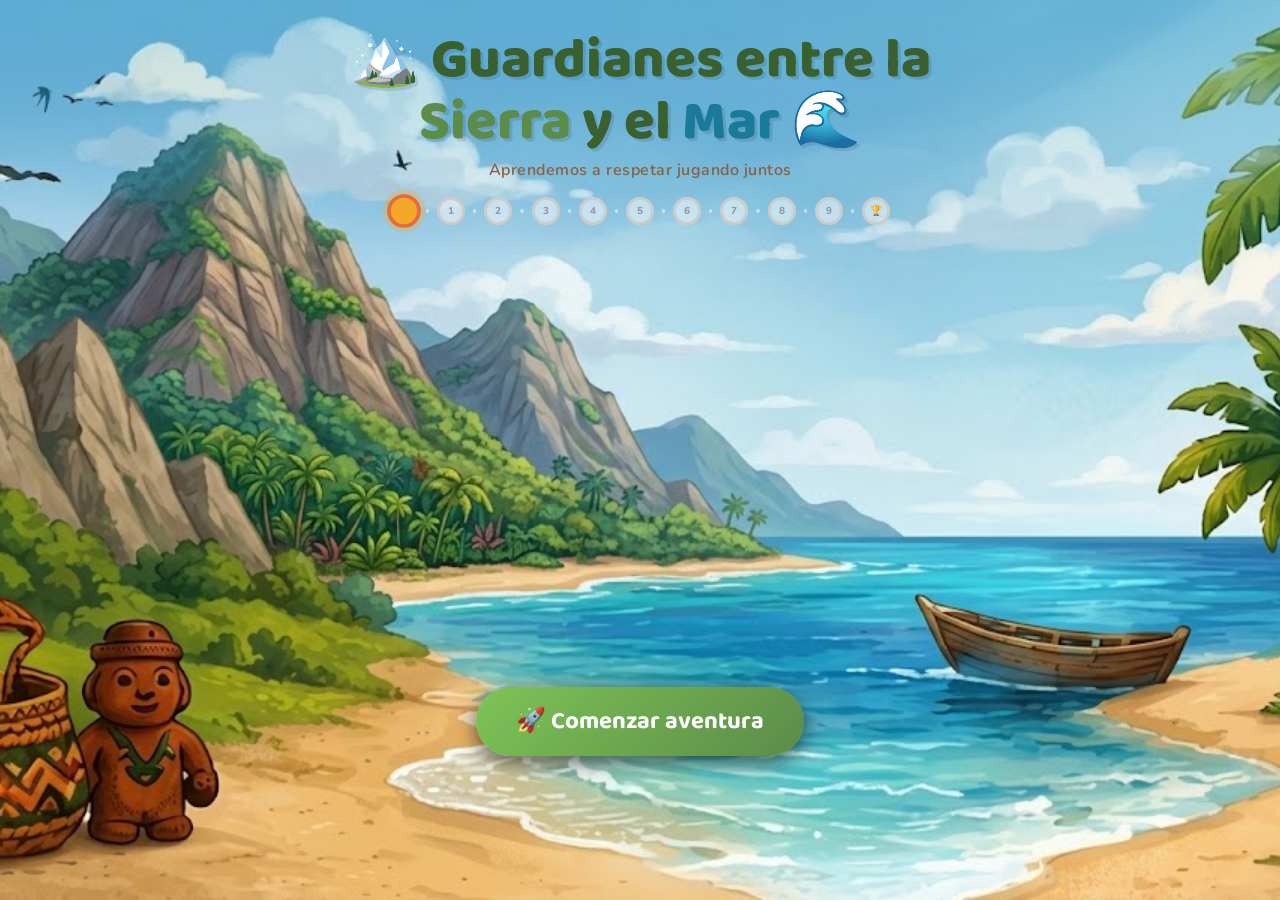
<file: Index.html>
<!DOCTYPE html>
<html lang="es">
<head>
    <meta charset="UTF-8">
    <meta name="viewport" content="width=device-width, initial-scale=1.0">
    <title>Guardianes entre la Sierra y el Mar</title>
    <link rel="stylesheet" href="styles.css">
</head>
<body>
    <div class="cloud cloud1"></div>
    <div class="cloud cloud2"></div>

    <div class="header">
        <div class="title-main">
            🏔️ Guardianes entre la<br>
            <span class="sierra">Sierra</span> y el <span class="mar">Mar</span> 🌊
        </div>
        <div class="subtitle">Aprendemos a respetar jugando juntos</div>
        <div class="progress-wrap" id="progressBar"></div>
    </div>

    <div id="game">
        <!-- PANTALLA 0 · Inicio -->
        <div class="screen active" id="s0" style="min-height: 60vh; display: flex; align-items: flex-end; justify-content: center; padding-bottom: 5vh;">
            <button class="btn btn-green" onclick="goTo(1)" style="font-size: 1.5rem; padding: 15px 40px; box-shadow: 0 6px 20px rgba(0,0,0,0.6); animation: bounce 2s infinite;">🚀 Comenzar aventura</button>
        </div>
    </div>

    <script>const currentScreen = 0;</script>
    <script src="script.js"></script>
</body>
</html>
</file>
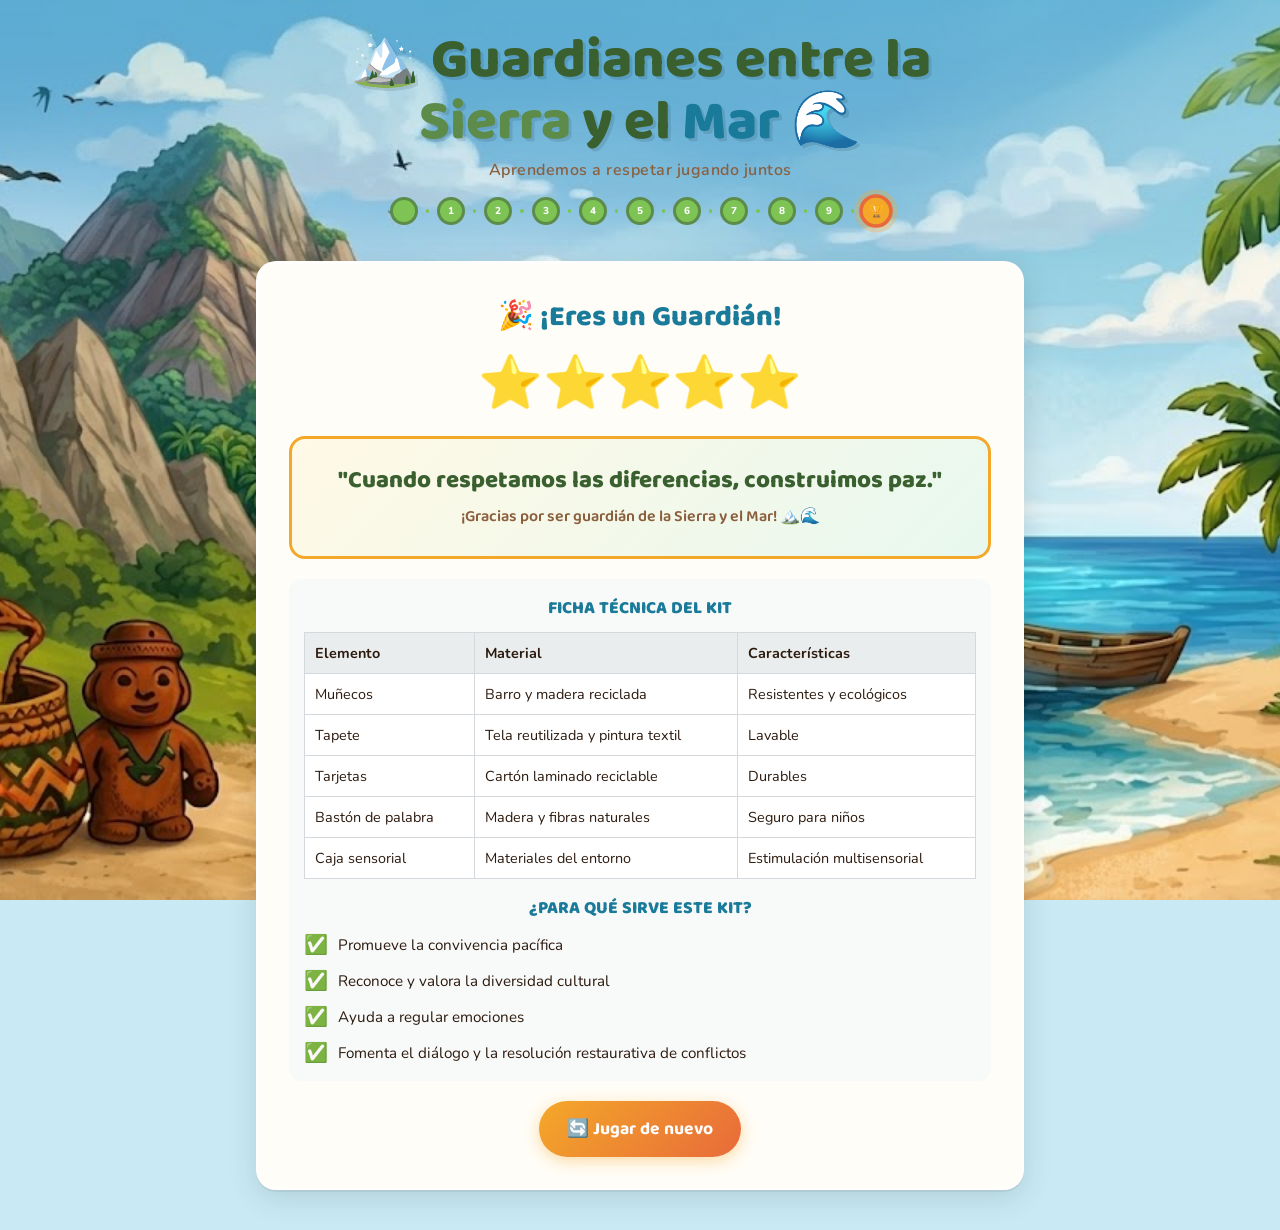
<file: pantalla10.html>
<!DOCTYPE html>
<html lang="es">
<head>
    <meta charset="UTF-8">
    <meta name="viewport" content="width=device-width, initial-scale=1.0">
    <title>Guardianes entre la Sierra y el Mar</title>
    <link rel="stylesheet" href="styles.css">
</head>
<body>
    <div class="cloud cloud1"></div>
    <div class="cloud cloud2"></div>

    <div class="header">
        <div class="title-main">
            🏔️ Guardianes entre la<br>
            <span class="sierra">Sierra</span> y el <span class="mar">Mar</span> 🌊
        </div>
        <div class="subtitle">Aprendemos a respetar jugando juntos</div>
        <div class="progress-wrap" id="progressBar"></div>
    </div>

    <div id="game">
        <div class="screen active" id="s10">
            <div class="card" style="text-align: center;">
                <div class="card-title">🎉 ¡Eres un Guardián!</div>
                <div class="stars">⭐⭐⭐⭐⭐</div>
                <div class="final-message">
                    "Cuando respetamos las diferencias, construimos paz."<br>
                    <span style="font-size:1rem;font-weight:600;color:var(--earth)">
                        ¡Gracias por ser guardián de la Sierra y el Mar! 🏔️🌊
                    </span>
                </div>

                <div class="tech-container"
                    style="text-align: left; background: #F8F9F9; padding: 15px; border-radius: 12px; margin-top: 20px;">
                    <h3 class="card-title tech-title" style="font-size: 1.1rem;">FICHA TÉCNICA DEL KIT</h3>
                    <table class="tech-table">
                        <tr>
                            <th>Elemento</th>
                            <th>Material</th>
                            <th>Características</th>
                        </tr>
                        <tr>
                            <td>Muñecos</td>
                            <td>Barro y madera reciclada</td>
                            <td>Resistentes y ecológicos</td>
                        </tr>
                        <tr>
                            <td>Tapete</td>
                            <td>Tela reutilizada y pintura textil</td>
                            <td>Lavable</td>
                        </tr>
                        <tr>
                            <td>Tarjetas</td>
                            <td>Cartón laminado reciclable</td>
                            <td>Durables</td>
                        </tr>
                        <tr>
                            <td>Bastón de palabra</td>
                            <td>Madera y fibras naturales</td>
                            <td>Seguro para niños</td>
                        </tr>
                        <tr>
                            <td>Caja sensorial</td>
                            <td>Materiales del entorno</td>
                            <td>Estimulación multisensorial</td>
                        </tr>
                    </table>

                    <h3 class="card-title" style="font-size: 1.1rem; margin-top: 15px;">¿PARA QUÉ SIRVE ESTE KIT?</h3>
                    <ul class="benefits-list">
                        <li>Promueve la convivencia pacífica</li>
                        <li>Reconoce y valora la diversidad cultural</li>
                        <li>Ayuda a regular emociones</li>
                        <li>Fomenta el diálogo y la resolución restaurativa de conflictos</li>
                    </ul>
                </div>

                <div class="btn-center" style="margin-top: 20px;">
                    <button class="btn btn-sun" onclick="restart()">🔄 Jugar de nuevo</button>
                </div>
            </div>
        </div>
    </div>

    <script>const currentScreen = 10;</script>
    <script src="script.js"></script>
</body>
</html>
</file>
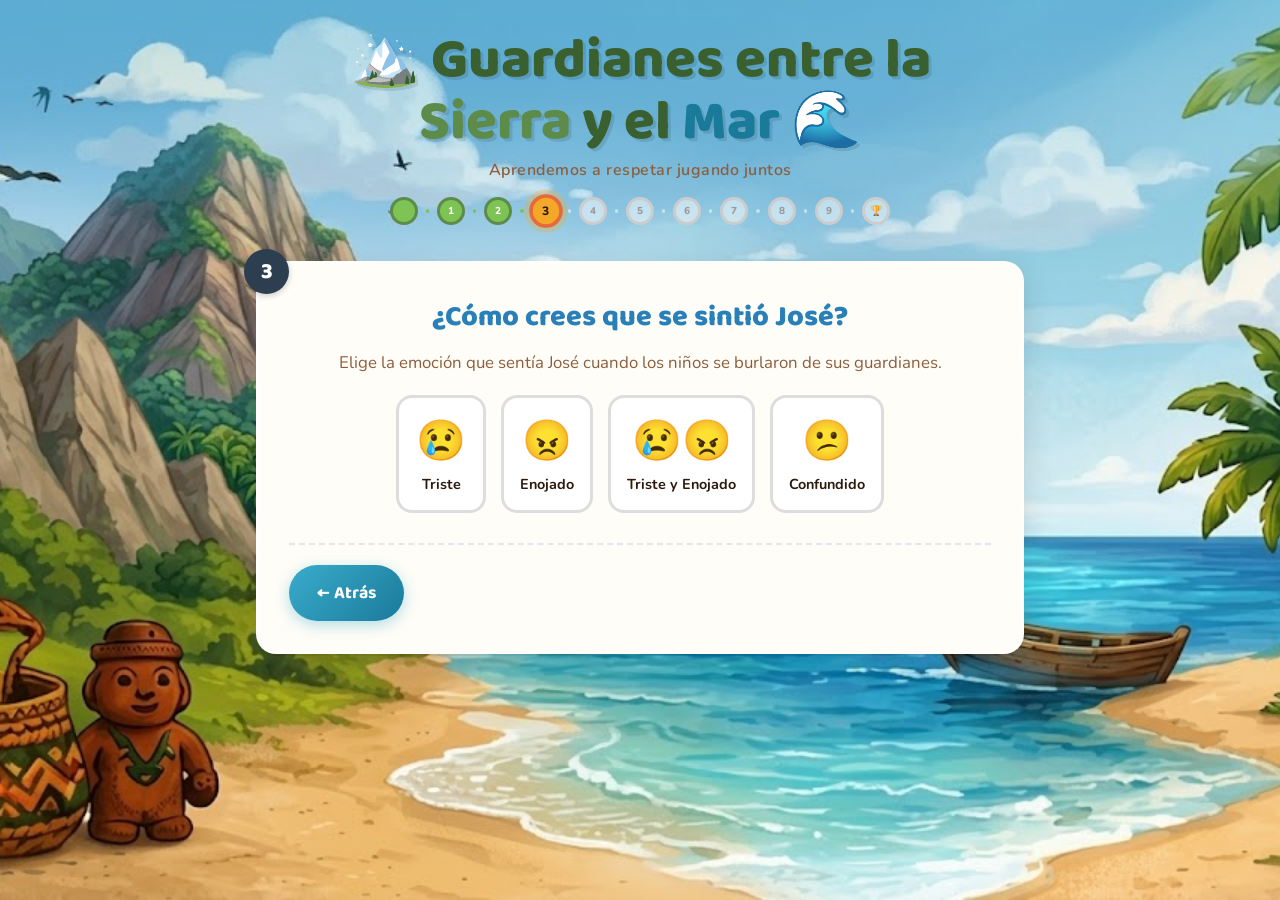
<file: pantalla3.html>
<!DOCTYPE html>
<html lang="es">
<head>
    <meta charset="UTF-8">
    <meta name="viewport" content="width=device-width, initial-scale=1.0">
    <title>Guardianes entre la Sierra y el Mar</title>
    <link rel="stylesheet" href="styles.css">
</head>
<body>
    <div class="cloud cloud1"></div>
    <div class="cloud cloud2"></div>

    <div class="header">
        <div class="title-main">
            🏔️ Guardianes entre la<br>
            <span class="sierra">Sierra</span> y el <span class="mar">Mar</span> 🌊
        </div>
        <div class="subtitle">Aprendemos a respetar jugando juntos</div>
        <div class="progress-wrap" id="progressBar"></div>
    </div>

    <div id="game">
        <div class="screen active" id="s3">
            <div class="card">
                <div class="panel-num">3</div>
                <div class="card-title blue-color">¿Cómo crees que se sintió José?</div>
                <div class="card-desc">Elige la emoción que sentía José cuando los niños se burlaron de sus guardianes.
                </div>
                <div class="emotions-grid">
                    <button class="emotion-btn" onclick="checkEmotion(this,'wrong')">
                        <span class="emotion-emoji">😢</span>
                        <div class="emotion-label">Triste</div>
                    </button>
                    <button class="emotion-btn" onclick="checkEmotion(this,'wrong')">
                        <span class="emotion-emoji">😠</span>
                        <div class="emotion-label">Enojado</div>
                    </button>
                    <button class="emotion-btn" onclick="checkEmotion(this,'correct')">
                        <span class="emotion-emoji">😢😠</span>
                        <div class="emotion-label">Triste y Enojado</div>
                    </button>
                    <button class="emotion-btn" onclick="checkEmotion(this,'wrong')">
                        <span class="emotion-emoji">😕</span>
                        <div class="emotion-label">Confundido</div>
                    </button>
                </div>
                <div class="feedback good" id="fb3good" style="display:none">
                    ✅ ¡Muy bien! José se sintió <strong>triste y enojado</strong> porque se burlaron de sus guardianes
                    especiales de la Sierra.
                </div>
                <div class="feedback bad" id="fb3bad" style="display:none">
                    ❌ Piénsalo de nuevo... ¿Cómo te sentirías tú si alguien se burlara de algo especial para ti?
                </div>
                <div class="nav-btns">
                    <button class="btn btn-primary" onclick="goTo(2)">← Atrás</button>
                    <button class="btn btn-green" id="btn3next" style="display:none" onclick="goTo(4)">Siguiente
                        →</button>
                </div>
            </div>
        </div>
    </div>

    <script>const currentScreen = 3;</script>
    <script src="script.js"></script>
</body>
</html>
</file>
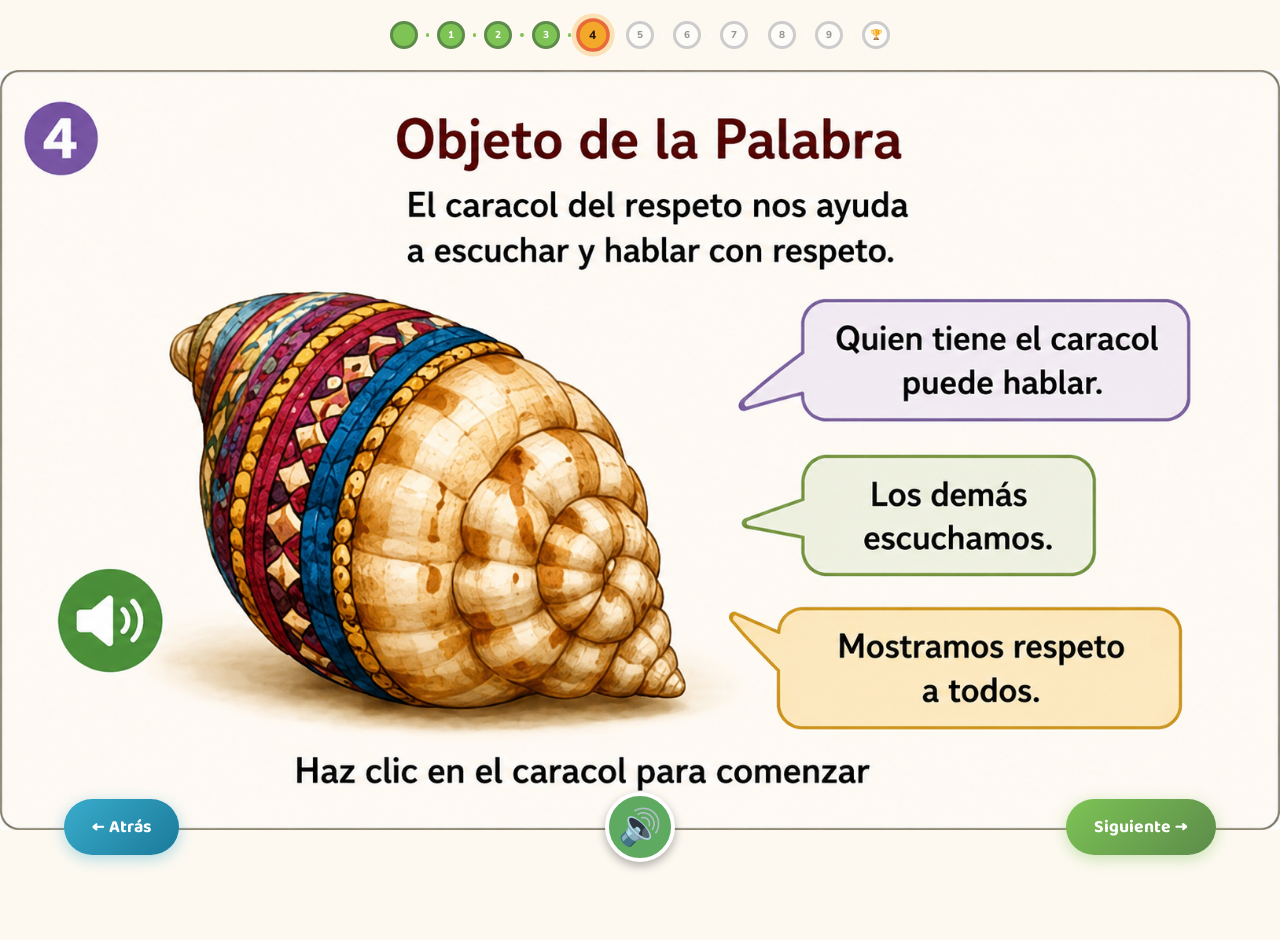
<file: pantalla4.html>
<!DOCTYPE html>
<html lang="es">

<head>
    <meta charset="UTF-8">
    <meta name="viewport" content="width=device-width, initial-scale=1.0">
    <title>Guardianes entre la Sierra y el Mar</title>
    <link rel="stylesheet" href="styles.css">
    <style>
        body {
            background-image: url('img/cuarta.jpeg') !important;
            background-size: contain;
            background-position: center center;
            background-repeat: no-repeat;
            background-color: #FDF9F1;
            margin: 0;
            height: 100vh;
            overflow: hidden;
        }

        .header {
            background: none !important;
            padding-top: 5px !important;
            position: absolute;
            top: 0;
            width: 100%;
            z-index: 10;
        }

        .p4-bottom-buttons {
            position: fixed;
            bottom: 5vh;
            left: 0;
            width: 100%;
            display: flex;
            justify-content: space-between;
            align-items: center;
            padding: 0 5vw;
            box-sizing: border-box;
            z-index: 20;
        }

        .center-audio {
            position: absolute;
            left: 50%;
            transform: translateX(-50%);
        }

        .p4-btn-audio {
            width: 70px;
            height: 70px;
            border-radius: 50%;
            background-color: #5EAA61;
            color: white;
            border: 4px solid white;
            display: flex;
            align-items: center;
            justify-content: center;
            font-size: 2.2rem;
            cursor: pointer;
            box-shadow: 0 4px 10px rgba(0,0,0,0.3);
            transition: transform 0.2s;
        }

        .p4-btn-audio:active {
            transform: scale(0.95);
        }
    </style>
</head>

<body>
    <div class="cloud cloud1"></div>
    <div class="cloud cloud2"></div>

    <div class="header">


        <div class="progress-wrap" id="progressBar"></div>
    </div>



    <div id="game">
        <div class="screen active" id="s4">
            <div class="p4-bottom-buttons">
                <button class="btn btn-primary" onclick="goTo(3)">← Atrás</button>
                <div class="p4-btn-audio center-audio" onclick="toggleAudio()">🔊</div>
                <button class="btn btn-green" onclick="goTo(5)">Siguiente →</button>
            </div>
        </div>
    </div>

    <script>
        const currentScreen = 4;
        const screenAudio = new Audio('audio/audio3.mp3');
        
        function toggleAudio() {
            if (screenAudio.paused) {
                screenAudio.play();
            } else {
                screenAudio.pause();
            }
        }
    </script>
    <script src="script.js"></script>
</body>

</html>
</file>
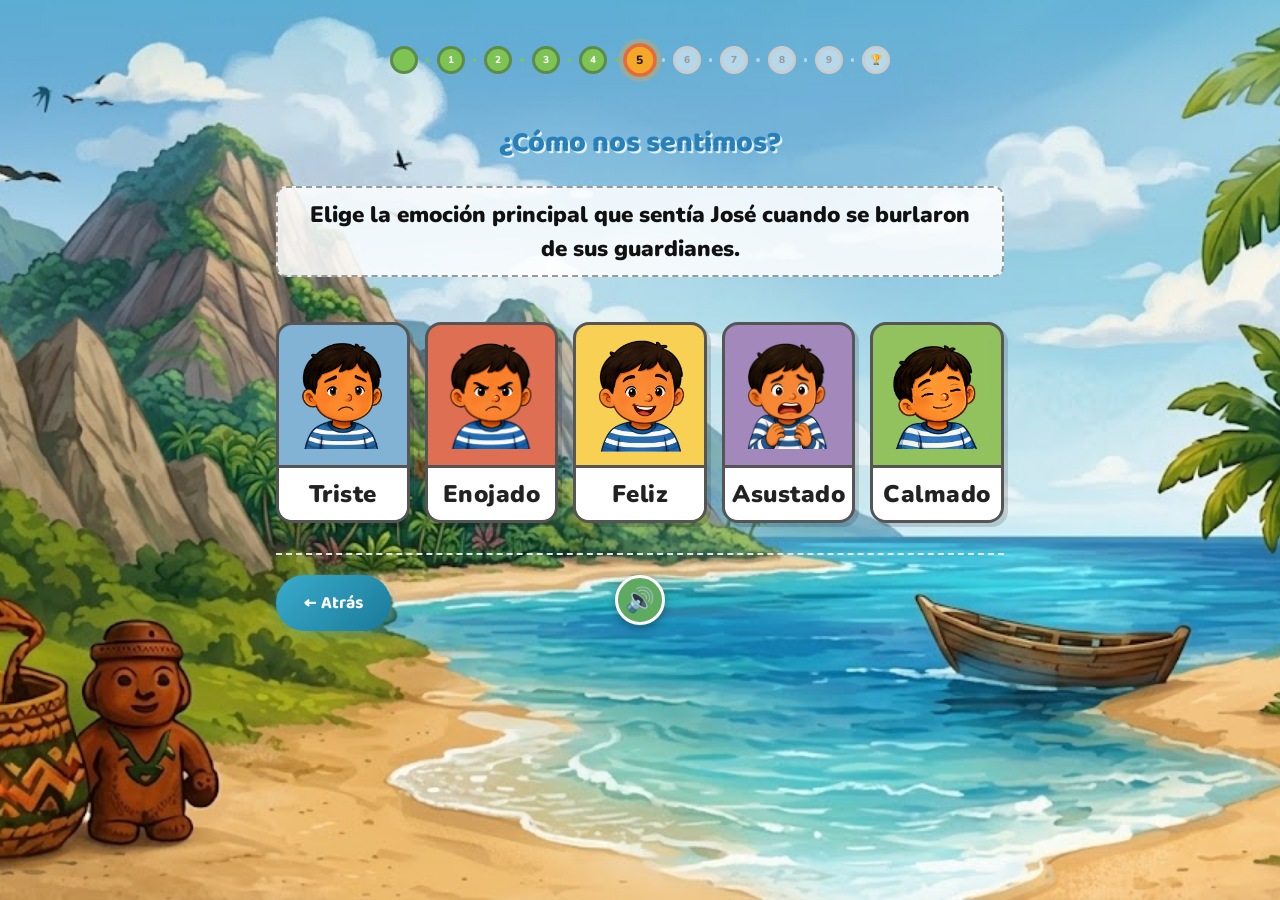
<file: pantalla5.html>
<!DOCTYPE html>
<html lang="es">

<head>
    <meta charset="UTF-8">
    <meta name="viewport" content="width=device-width, initial-scale=1.0">
    <title>Guardianes entre la Sierra y el Mar</title>
    <link rel="stylesheet" href="styles.css">
    <style>
        .emotion-btn {
            background: white;
            border: 3px solid #555 !important;
            border-radius: 16px !important;
            padding: 0 !important;
            cursor: pointer;
            text-align: center;
            transition: all 0.2s;
            width: 150px;
            min-width: unset !important;
            overflow: hidden;
            display: flex;
            flex-direction: column;
            box-shadow: 4px 4px 0px rgba(0, 0, 0, 0.15);
        }

        .btn-triste {
            background-color: #82B3D4 !important;
        }

        .btn-enojado {
            background-color: #DE6F53 !important;
        }

        .btn-feliz {
            background-color: #F8D054 !important;
        }

        .btn-asustado {
            background-color: #A388BB !important;
        }

        .btn-calmado {
            background-color: #92C25D !important;
        }

        .emotion-img-box {
            width: 100%;
            height: 140px;
            margin: 0;
            display: flex;
            align-items: flex-end;
            justify-content: center;
            overflow: hidden;
            padding: 10px;
            box-sizing: border-box;
        }

        .emotion-img-box img {
            width: 100%;
            height: 100%;
            object-fit: contain;
            border-radius: 0;
        }

        .emotion-label {
            background-color: white;
            width: 100%;
            padding: 10px 0;
            font-size: 1.5rem;
            font-weight: 900;
            color: #222 !important;
            border-top: 3px solid #555;
            font-family: 'Nunito', sans-serif;
            margin: 0;
            text-align: center;
            letter-spacing: 0.5px;
        }

        .p5-btn-audio {
            width: 50px;
            height: 50px;
            border-radius: 50%;
            background-color: #5EAA61;
            color: white;
            border: 3px solid white;
            display: flex;
            align-items: center;
            justify-content: center;
            font-size: 1.5rem;
            cursor: pointer;
            box-shadow: 0 4px 10px rgba(0, 0, 0, 0.3);
            transition: transform 0.2s;
            position: absolute;
            left: 50%;
            transform: translateX(-50%);
        }

        .p5-btn-audio:active {
            transform: translateX(-50%) scale(0.95);
        }

        .card {
            background: transparent !important;
            border: none !important;
            box-shadow: none !important;
            padding: 10px 20px !important;
        }

        .card-title {
            text-shadow: 2px 2px 0px rgba(255, 255, 255, 0.8);
        }

        .card-desc {
            font-weight: 900;
            font-size: 1.4rem;
            color: #111;
            background: rgba(255, 255, 255, 0.85);
            padding: 10px 20px;
            border-radius: 10px;
            display: inline-block;
            margin: 10px auto 25px;
            border: 2px dashed #999;
        }

        .emotions-grid {
            flex-wrap: nowrap !important;
            gap: 15px;
            justify-content: center;
        }

    </style>
</head>

<body>
    <div class="cloud cloud1"></div>
    <div class="cloud cloud2"></div>

    <div class="header">
        <div class="progress-wrap" id="progressBar"></div>
    </div>

    <div id="game">
        <div class="screen active" id="s5">
            <div class="card">
                <div class="card-title blue-color">¿Cómo nos sentimos?</div>
                <div class="card-desc">Elige la emoción principal que sentía José cuando se burlaron de sus guardianes.
                </div>
                <div class="emotions-grid">
                    <button class="emotion-btn btn-triste" onclick="checkEmotion2(this,'correct')">
                        <div class="emotion-img-box">
                            <img src="img/triste.png" alt="Triste" onerror="this.style.display='none'">
                        </div>
                        <div class="emotion-label">Triste</div>
                    </button>
                    <button class="emotion-btn btn-enojado" onclick="checkEmotion2(this,'wrong')">
                        <div class="emotion-img-box">
                            <img src="img/enojado.png" alt="Enojado" onerror="this.style.display='none'">
                        </div>
                        <div class="emotion-label">Enojado</div>
                    </button>
                    <button class="emotion-btn btn-feliz" onclick="checkEmotion2(this,'wrong')">
                        <div class="emotion-img-box">
                            <img src="img/feliz.png" alt="Feliz" onerror="this.style.display='none'">
                        </div>
                        <div class="emotion-label">Feliz</div>
                    </button>
                    <button class="emotion-btn btn-asustado" onclick="checkEmotion2(this,'wrong')">
                        <div class="emotion-img-box">
                            <img src="img/asustado.png" alt="Asustado" onerror="this.style.display='none'">
                        </div>
                        <div class="emotion-label">Asustado</div>
                    </button>
                    <button class="emotion-btn btn-calmado" onclick="checkEmotion2(this,'wrong')">
                        <div class="emotion-img-box">
                            <img src="img/calmado.png" alt="Calmado" onerror="this.style.display='none'">
                        </div>
                        <div class="emotion-label">Calmado</div>
                    </button>
                </div>
                <div class="feedback good" id="fb5good" style="display:none">
                    ✅ ¡Correcto! José se sintió <strong>triste</strong> porque se burlaron de sus guardianes.
                    Es importante reconocer las emociones de los demás.
                </div>
                <div class="feedback bad" id="fb5bad" style="display:none">
                    ❌ ¡Inténtalo de nuevo! José se sintió triste porque algo muy especial para él fue rechazado.
                </div>
                <div class="nav-btns" style="position: relative;">
                    <button class="btn btn-primary" onclick="goTo(4)">← Atrás</button>
                    <div class="p5-btn-audio" onclick="toggleAudio()">🔊</div>
                    <button class="btn btn-green" id="btn5next" style="display:none" onclick="goTo(6)">Siguiente
                        →</button>
                </div>
            </div>
        </div>
    </div>

    <script>
        const currentScreen = 5;
        const screenAudio = new Audio('audio/audio4.mp3');
        function toggleAudio() {
            if (screenAudio.paused) {
                screenAudio.play();
            } else {
                screenAudio.pause();
            }
        }
    </script>
    <script src="script.js"></script>
</body>

</html>
</file>
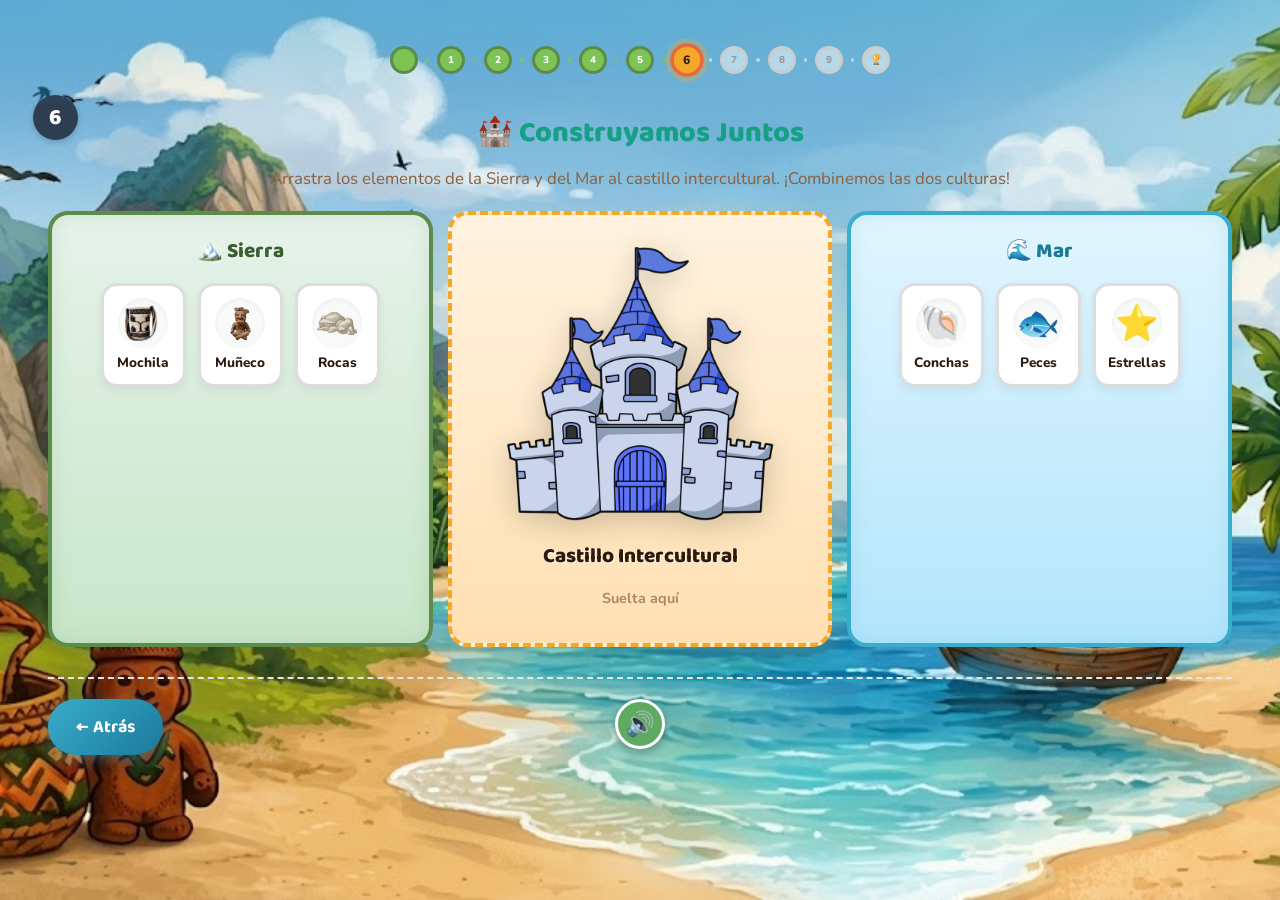
<file: pantalla6.html>
<!DOCTYPE html>
<html lang="es">

<head>
    <meta charset="UTF-8">
    <meta name="viewport" content="width=device-width, initial-scale=1.0">
    <title>Guardianes entre la Sierra y el Mar</title>
    <link rel="stylesheet" href="styles.css">
</head>

<body>
    <div class="cloud cloud1"></div>
    <div class="cloud cloud2"></div>

    <div class="header">
        <div class="progress-wrap" id="progressBar"></div>
    </div>

    <div id="game" style="max-width: 95%; margin: 0 auto;">
        <div class="screen active" id="s6">
            <div class="card" style="background: transparent; border: none; box-shadow: none; padding: 0;">
                <div class="panel-num">6</div>
                <div class="card-title teal-color">🏰 Construyamos Juntos</div>
                <div class="card-desc">Arrastra los elementos de la Sierra y del Mar al castillo intercultural.
                    ¡Combinemos las dos culturas!</div>
                <div class="drag-layout-row">
                    <!-- Sierra -->
                    <div class="drag-zone sierra side-zone" id="zone-sierra" ondragover="dragOver(event)"
                        ondrop="dropItem(event,'sierra')">
                        <div class="drag-zone-title" style="color:var(--mountain-dark)">🏔️ Sierra</div>
                        <div class="drag-items" id="items-sierra">
                            <div class="drag-item" draggable="true" ondragstart="dragStart(event)" data-zone="sierra">
                                <div class="item-icon"><img src="img/mochila.png" alt="Mochila"></div>
                                <span>Mochila</span>
                            </div>
                            <div class="drag-item" draggable="true" ondragstart="dragStart(event)" data-zone="sierra">
                                <div class="item-icon"><img src="img/muñeco.png" alt="Muñeco"></div><span>Muñeco</span>
                            </div>
                            <div class="drag-item" draggable="true" ondragstart="dragStart(event)" data-zone="sierra">
                                <div class="item-icon"><img src="img/rocas.png" alt="Rocas"></div><span>Rocas</span>
                            </div>
                        </div>
                    </div>

                    <!-- Castillo (Centro) -->
                    <div class="drag-zone castle center-zone" id="zone-castle" ondragover="dragOver(event)"
                        ondrop="dropItem(event,'castle')">
                        <img src="img/castillo.png" alt="Castillo" class="castle-img">
                        <div class="drag-zone-title" style="color:var(--dark)">Castillo Intercultural</div>
                        <p class="castle-hint">Suelta aquí</p>
                        <div class="drag-items" id="items-castle"></div>
                    </div>

                    <!-- Mar -->
                    <div class="drag-zone mar side-zone" id="zone-mar" ondragover="dragOver(event)"
                        ondrop="dropItem(event,'mar')">
                        <div class="drag-zone-title" style="color:var(--ocean-dark)">🌊 Mar</div>
                        <div class="drag-items" id="items-mar">
                            <div class="drag-item" draggable="true" ondragstart="dragStart(event)" data-zone="mar">
                                <div class="item-icon">🐚</div><span>Conchas</span>
                            </div>
                            <div class="drag-item" draggable="true" ondragstart="dragStart(event)" data-zone="mar">
                                <div class="item-icon">🐟</div><span>Peces</span>
                            </div>
                            <div class="drag-item" draggable="true" ondragstart="dragStart(event)" data-zone="mar">
                                <div class="item-icon">⭐</div><span>Estrellas</span>
                            </div>
                        </div>
                    </div>
                </div>
                <div class="feedback good" id="fb6" style="display:none">
                    🏰 ¡Fantástico! Al unir elementos de ambas culturas creamos algo más hermoso.
                    <strong>¡Así somos más fuertes juntos!</strong>
                </div>
                <div class="nav-btns">
                    <button class="btn btn-primary" onclick="goTo(5)">← Atrás</button>
                    <div class="btn-audio" onclick="toggleAudio()">🔊</div>
                    <button class="btn btn-green" id="btn6next" style="display:none" onclick="goTo(7)">Siguiente
                        →</button>
                </div>
            </div>
        </div>
    </div>

    <script>
        const currentScreen = 6;
        const screenAudio = new Audio('audio/audio6.mp3'); // Audio de la pantalla
        function toggleAudio() {
            if (screenAudio.paused) {
                screenAudio.play();
            } else {
                screenAudio.pause();
            }
        }
    </script>
    <script src="script.js"></script>
</body>

</html>
</file>
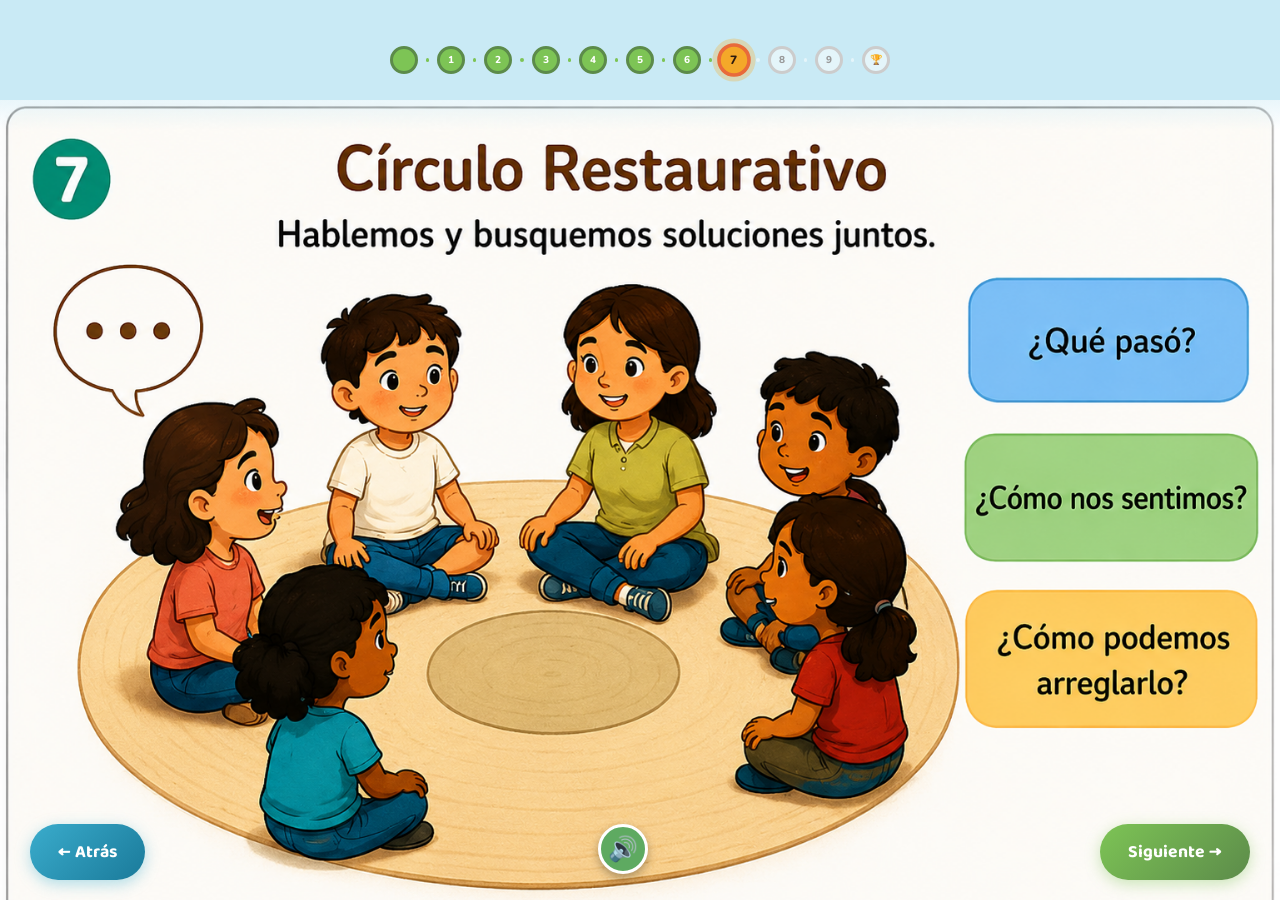
<file: pantalla7.html>
<!DOCTYPE html>
<html lang="es">

<head>
    <meta charset="UTF-8">
    <meta name="viewport" content="width=device-width, initial-scale=1.0">
    <title>Guardianes entre la Sierra y el Mar</title>
    <link rel="stylesheet" href="styles.css">
    <style>
        body {
            background-image: url('img/quinta.png') !important;
            background-size: contain !important;
            background-repeat: no-repeat !important;
            background-position: center 100px !important;
        }

        .header {
            background: linear-gradient(180deg, rgba(201, 234, 245, 1) 40%, rgba(201, 234, 245, 0) 100%) !important;
            padding-bottom: 40px !important;
        }
    </style>
</head>

<body>
    <div class="cloud cloud1"></div>
    <div class="cloud cloud2"></div>

    <div class="header">
        <div class="progress-wrap" id="progressBar"></div>
    </div>

    <div id="game">
        <div class="nav-btns"
            style="position: fixed; bottom: 20px; width: calc(100% - 60px); left: 30px; border-top: none;">
            <button class="btn btn-primary" onclick="goTo(6)">← Atrás</button>
            <div class="btn-audio" onclick="toggleAudio()" style="position: static; transform: none;">🔊</div>
            <button class="btn btn-green" onclick="goTo(8)">Siguiente →</button>
        </div>



        <script>
            const currentScreen = 7;
            const screenAudio = new Audio('audio/audio8.mp3'); // Cambia este archivo al audio correcto
            function toggleAudio() {
                if (screenAudio.paused) {
                    screenAudio.play();
                } else {
                    screenAudio.pause();
                }
            }
        </script>
        <script src="script.js"></script>
</body>

</html>
</file>
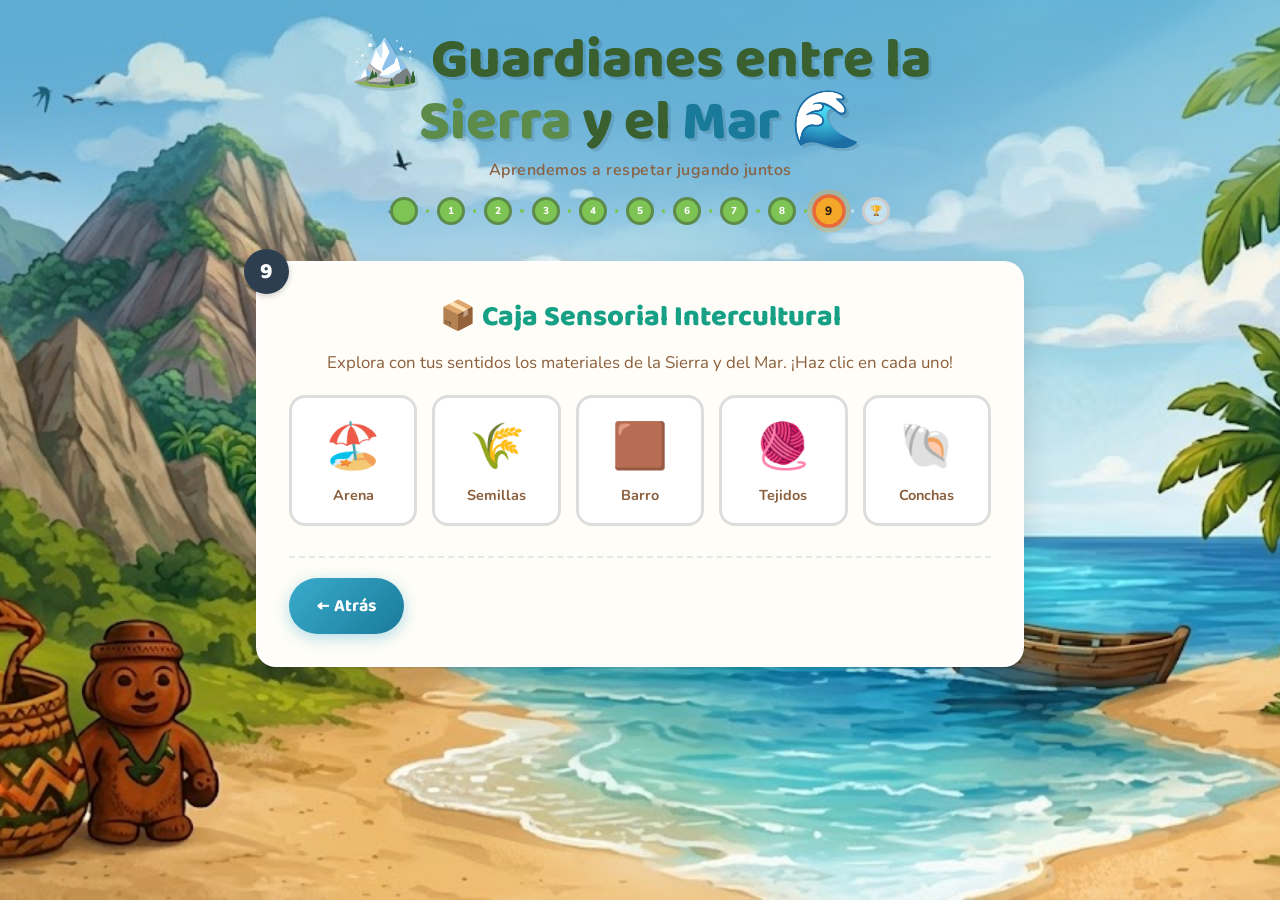
<file: pantalla9.html>
<!DOCTYPE html>
<html lang="es">
<head>
    <meta charset="UTF-8">
    <meta name="viewport" content="width=device-width, initial-scale=1.0">
    <title>Guardianes entre la Sierra y el Mar</title>
    <link rel="stylesheet" href="styles.css">
</head>
<body>
    <div class="cloud cloud1"></div>
    <div class="cloud cloud2"></div>

    <div class="header">
        <div class="title-main">
            🏔️ Guardianes entre la<br>
            <span class="sierra">Sierra</span> y el <span class="mar">Mar</span> 🌊
        </div>
        <div class="subtitle">Aprendemos a respetar jugando juntos</div>
        <div class="progress-wrap" id="progressBar"></div>
    </div>

    <div id="game">
        <div class="screen active" id="s9">
            <div class="card">
                <div class="panel-num">9</div>
                <div class="card-title teal-color">📦 Caja Sensorial Intercultural</div>
                <div class="card-desc">Explora con tus sentidos los materiales de la Sierra y del Mar. ¡Haz clic en cada
                    uno!</div>
                <div class="sensory-grid">
                    <div class="sensory-item" onclick="exploreSensory(this)">
                        <div class="sensory-emoji">🏖️</div>
                        <div class="sensory-name">Arena</div>
                        <div class="sensory-desc">Suave y tibia. Color dorado. ¡Puedes hacer castillos!</div>
                    </div>
                    <div class="sensory-item" onclick="exploreSensory(this)">
                        <div class="sensory-emoji">🌾</div>
                        <div class="sensory-name">Semillas</div>
                        <div class="sensory-desc">Pequeñas y duras. Muchos colores. Vienen de la tierra.</div>
                    </div>
                    <div class="sensory-item" onclick="exploreSensory(this)">
                        <div class="sensory-emoji">🟫</div>
                        <div class="sensory-name">Barro</div>
                        <div class="sensory-desc">Frío y moldeable. Huele a tierra. Con él se hacen los guardianes.
                        </div>
                    </div>
                    <div class="sensory-item" onclick="exploreSensory(this)">
                        <div class="sensory-emoji">🧶</div>
                        <div class="sensory-name">Tejidos</div>
                        <div class="sensory-desc">Suaves y coloridos. Con patrones especiales de la Sierra.</div>
                    </div>
                    <div class="sensory-item" onclick="exploreSensory(this)">
                        <div class="sensory-emoji">🐚</div>
                        <div class="sensory-name">Conchas</div>
                        <div class="sensory-desc">Lisas y brillantes. Guardan el sonido del mar dentro.</div>
                    </div>
                </div>
                <div class="feedback good" id="fb9" style="display:none">
                    🌈 ¡Bien explorado! ¿Ves qué bonitos son los materiales de ambas culturas?
                    <strong>¡Cada textura y color cuenta una historia!</strong>
                </div>
                <div class="nav-btns">
                    <button class="btn btn-primary" onclick="goTo(8)">← Atrás</button>
                    <button class="btn btn-green" id="btn9next" style="display:none" onclick="goTo(10)">¡Finalizar!
                        🎉</button>
                </div>
            </div>
        </div>
    </div>

    <script>const currentScreen = 9;</script>
    <script src="script.js"></script>
</body>
</html>
</file>
<file: styles.css>
@import url('https://fonts.googleapis.com/css2?family=Baloo+2:wght@400;600;700;800&family=Nunito:wght@400;600;700;800&display=swap');

:root {
    --sand: #F5E6C8;
    --ocean: #3AACCC;
    --ocean-dark: #1A7A9A;
    --mountain: #5C8B4A;
    --mountain-dark: #3A6030;
    --sun: #F4A829;
    --coral: #E86A3A;
    --earth: #8B5E3C;
    --sky: #C9EAF5;
    --leaf: #7DC455;
    --white: #FFFDF7;
    --dark: #2C1A0E;
    --purple: #9B59B6;
    --pink: #E84393;
    --radius: 20px;
    --teal: #16A085;
    --orange: #D35400;
}

* {
    box-sizing: border-box;
    margin: 0;
    padding: 0;
}

body {
    font-family: 'Nunito', sans-serif;
    background-color: #C9EAF5;
    background-image: url('img/inicio.jpeg');
    background-size: cover;
    background-position: center;
    background-attachment: fixed;
    min-height: 100vh;
    color: var(--dark);
    overflow-x: hidden;
}

#startCard {
    background: rgba(255, 255, 255, 0.85);
    backdrop-filter: blur(5px);
}

/* ── CLOUDS ── */
.cloud {
    position: fixed;
    background: white;
    border-radius: 50px;
    opacity: 0.7;
    pointer-events: none;
    z-index: 0;
}

.cloud::before,
.cloud::after {
    content: '';
    position: absolute;
    background: white;
    border-radius: 50%;
}

.cloud1 {
    width: 120px;
    height: 40px;
    top: 8%;
    left: -130px;
    animation: floatCloud 18s linear infinite;
}

.cloud1::before {
    width: 60px;
    height: 60px;
    top: -30px;
    left: 15px;
}

.cloud1::after {
    width: 40px;
    height: 40px;
    top: -20px;
    left: 55px;
}

.cloud2 {
    width: 90px;
    height: 30px;
    top: 15%;
    left: -100px;
    animation: floatCloud 24s linear infinite 8s;
}

.cloud2::before {
    width: 45px;
    height: 45px;
    top: -22px;
    left: 10px;
}

.cloud2::after {
    width: 30px;
    height: 30px;
    top: -15px;
    left: 40px;
}

@keyframes floatCloud {
    from {
        left: -150px;
    }

    to {
        left: 110%;
    }
}

/* ── HEADER ── */
.header {
    position: relative;
    z-index: 10;
    text-align: center;
    padding: 30px 20px 20px;
    background: linear-gradient(180deg, rgba(58, 172, 204, 0.3) 0%, transparent 100%);
}

.title-main {
    font-family: 'Baloo 2', cursive;
    font-size: clamp(2rem, 6vw, 3.5rem);
    font-weight: 800;
    line-height: 1.1;
    color: var(--mountain-dark);
    text-shadow: 3px 3px 0px rgba(0, 0, 0, 0.1);
}

.title-main span.sierra {
    color: var(--mountain);
}

.title-main span.mar {
    color: var(--ocean-dark);
}

.subtitle {
    font-size: 1rem;
    color: var(--earth);
    margin-top: 6px;
    font-weight: 600;
    letter-spacing: 0.5px;
}

/* ── PROGRESS BAR ── */
.progress-wrap {
    display: flex;
    align-items: center;
    justify-content: center;
    gap: 8px;
    margin: 16px auto;
    max-width: 500px;
}

.progress-dot {
    width: 28px;
    height: 28px;
    border-radius: 50%;
    background: rgba(255, 255, 255, 0.5);
    border: 3px solid #ccc;
    display: flex;
    align-items: center;
    justify-content: center;
    font-size: 10px;
    font-weight: 800;
    color: #999;
    transition: all 0.4s;
    cursor: default;
}

.progress-dot.done {
    background: var(--leaf);
    border-color: var(--mountain);
    color: white;
}

.progress-dot.active {
    background: var(--sun);
    border-color: var(--coral);
    color: var(--dark);
    transform: scale(1.2);
    box-shadow: 0 0 0 4px rgba(244, 168, 41, 0.3);
}

.progress-line {
    flex: 1;
    height: 4px;
    background: rgba(255, 255, 255, 0.5);
    border-radius: 2px;
    max-width: 30px;
}

.progress-line.done {
    background: var(--leaf);
}

/* ── GAME CONTAINER ── */
#game {
    max-width: 800px;
    margin: 0 auto 40px;
    padding: 0 16px;
    position: relative;
    z-index: 5;
}

.screen {
    display: none;
    animation: fadeSlide 0.5s ease;
}

.screen.active {
    display: block;
}

@keyframes fadeSlide {
    from {
        opacity: 0;
        transform: translateY(20px);
    }

    to {
        opacity: 1;
        transform: translateY(0);
    }
}

/* ── CARD ── */
.card {
    background: var(--white);
    border-radius: var(--radius);
    padding: 30px;
    box-shadow: 0 8px 30px rgba(0, 0, 0, 0.12), 0 2px 0px rgba(0, 0, 0, 0.05);
    border: 3px solid rgba(255, 255, 255, 0.8);
    position: relative;
}

.card-title {
    font-family: 'Baloo 2', cursive;
    font-size: 1.8rem;
    font-weight: 800;
    color: var(--ocean-dark);
    margin-bottom: 10px;
    text-align: center;
}

.card-desc {
    text-align: center;
    color: var(--earth);
    font-size: 1.05rem;
    margin-bottom: 20px;
    line-height: 1.5;
}

/* ── NEW VISUAL STYLES ── */
.panel-num {
    position: absolute;
    top: -15px;
    left: -15px;
    background: #2C3E50;
    color: white;
    width: 45px;
    height: 45px;
    border-radius: 50%;
    display: flex;
    align-items: center;
    justify-content: center;
    font-weight: 800;
    font-size: 1.4rem;
    z-index: 10;
    box-shadow: 0 2px 6px rgba(0, 0, 0, 0.2);
    font-family: 'Baloo 2', cursive;
}

.earth-color {
    color: var(--earth);
}

.purple-color {
    color: var(--purple);
}

.blue-color {
    color: #2980B9;
}

.teal-color {
    color: var(--teal);
}

.orange-color {
    color: var(--orange);
}

/* ── CHARACTERS ── */
.characters {
    display: flex;
    gap: 20px;
    justify-content: center;
    margin: 20px 0;
    flex-wrap: wrap;
}

.character-card {
    background: linear-gradient(135deg, #FFF9F0, #F5E6C8);
    border: 3px solid var(--sun);
    border-radius: 16px;
    padding: 20px;
    text-align: center;
    flex: 1;
    min-width: 140px;
    max-width: 220px;
    transition: transform 0.2s;
}

.character-card:hover {
    transform: translateY(-4px);
}

.char-emoji {
    font-size: 3.5rem;
    display: block;
    margin-bottom: 8px;
}

.char-name {
    font-family: 'Baloo 2', cursive;
    font-weight: 700;
    font-size: 1.2rem;
    color: var(--earth);
}

.char-desc {
    font-size: 0.85rem;
    color: #666;
    margin-top: 4px;
}

/* ── STORY BOX & SCENES ── */
.story-box {
    background: linear-gradient(135deg, #EBF8FF, #F0FFF4);
    border: 2px dashed var(--ocean);
    border-radius: 16px;
    padding: 20px;
    margin: 16px 0;
    font-size: 1.05rem;
    line-height: 1.7;
    color: var(--dark);
}

.scene-strip {
    display: flex;
    gap: 10px;
    margin-bottom: 20px;
    flex-wrap: wrap;
}

.scene-panel {
    border: 2px solid #E5E8E8;
    border-radius: 12px;
    padding: 15px 10px;
    font-size: 0.85rem;
    text-align: center;
    flex: 1;
    min-width: 120px;
    position: relative;
    background: #FAFAFA;
}

.scene-num {
    position: absolute;
    top: -10px;
    left: -10px;
    background: #34495E;
    color: white;
    border-radius: 50%;
    width: 24px;
    height: 24px;
    font-size: 0.8rem;
    display: flex;
    align-items: center;
    justify-content: center;
}

.scene-emoji {
    font-size: 2.5rem;
    display: block;
    margin-bottom: 5px;
}

/* ── BUTTONS ── */
.btn {
    display: inline-flex;
    align-items: center;
    gap: 8px;
    padding: 14px 28px;
    border: none;
    border-radius: 50px;
    font-family: 'Baloo 2', cursive;
    font-size: 1.1rem;
    font-weight: 700;
    cursor: pointer;
    transition: all 0.2s;
    text-decoration: none;
}

.btn-primary {
    background: linear-gradient(135deg, var(--ocean), var(--ocean-dark));
    color: white;
    box-shadow: 0 4px 15px rgba(58, 172, 204, 0.4);
}

.btn-green {
    background: linear-gradient(135deg, var(--leaf), var(--mountain));
    color: white;
    box-shadow: 0 4px 15px rgba(125, 196, 85, 0.4);
}

.btn-sun {
    background: linear-gradient(135deg, var(--sun), var(--coral));
    color: white;
    box-shadow: 0 4px 15px rgba(244, 168, 41, 0.4);
}

.btn-primary:hover,
.btn-sun:hover,
.btn-green:hover {
    transform: translateY(-2px);
}

.btn-center {
    text-align: center;
    margin-top: 20px;
}

.nav-btns {
    display: flex;
    justify-content: space-between;
    margin-top: 30px;
    padding-top: 20px;
    border-top: 2px dashed #E5E8E8;
    position: relative;
}

.btn-audio {
    width: 50px;
    height: 50px;
    border-radius: 50%;
    background-color: #5EAA61;
    color: white;
    border: 3px solid white;
    display: flex;
    align-items: center;
    justify-content: center;
    font-size: 1.5rem;
    cursor: pointer;
    box-shadow: 0 4px 10px rgba(0, 0, 0, 0.3);
    transition: transform 0.2s;
    position: absolute;
    left: 50%;
    transform: translateX(-50%);
    z-index: 10;
}

.btn-audio:active {
    transform: translateX(-50%) scale(0.95);
}

/* ── EMOTION SELECTOR ── */
.emotions-grid {
    display: flex;
    gap: 15px;
    flex-wrap: wrap;
    justify-content: center;
    margin: 20px 0;
}

.emotion-btn {
    background: white;
    border: 3px solid #ddd;
    border-radius: 16px;
    padding: 16px;
    cursor: pointer;
    text-align: center;
    transition: all 0.2s;
    min-width: 90px;
    font-family: 'Nunito', sans-serif;
}

.emotion-btn:hover {
    transform: scale(1.08);
    border-color: var(--ocean);
}

.emotion-btn.selected {
    border-color: var(--mountain);
    background: #EBF8F0;
    transform: scale(1.08);
}

.emotion-btn.correct {
    border-color: var(--leaf);
    background: #EBF8F0;
    animation: bounce 0.4s;
}

.emotion-btn.wrong {
    border-color: var(--coral);
    background: #FFF0EB;
    animation: shake 0.4s;
}

.emotion-emoji {
    font-size: 2.5rem;
    display: block;
}

.emotion-label {
    font-size: 0.9rem;
    font-weight: 700;
    margin-top: 6px;
    color: var(--dark);
}

@keyframes bounce {

    0%,
    100% {
        transform: scale(1.08)
    }

    50% {
        transform: scale(1.2)
    }
}

@keyframes shake {

    0%,
    100% {
        transform: translateX(0)
    }

    25% {
        transform: translateX(-6px)
    }

    75% {
        transform: translateX(6px)
    }
}

/* ── FEEDBACK BOX ── */
.feedback {
    border-radius: 12px;
    padding: 16px 20px;
    margin: 16px 0;
    font-weight: 600;
    font-size: 1rem;
    display: none;
}

.feedback.show {
    display: block;
    animation: fadeSlide 0.3s ease;
}

.feedback.good {
    background: #E8F8EE;
    border: 2px solid var(--leaf);
    color: var(--mountain-dark);
}

.feedback.bad {
    background: #FEF0EC;
    border: 2px solid var(--coral);
    color: #C0392B;
}

/* ── DRAG AND DROP ── */
.drag-layout-row {
    display: flex;
    flex-direction: row;
    gap: 15px;
    align-items: stretch;
    justify-content: center;
    margin: 20px 0;
    flex-wrap: wrap;
}

.side-zone {
    flex: 1;
    min-width: 150px;
}

.center-zone {
    flex: 2;
    min-width: 300px;
    display: flex;
    flex-direction: column;
    align-items: center;
}

.castle-img {
    width: 100%;
    max-width: 300px;
    height: auto;
    margin-bottom: 10px;
    filter: drop-shadow(0 6px 15px rgba(0,0,0,0.2));
    transition: transform 0.3s;
}

.drag-zone.castle:hover .castle-img {
    transform: scale(1.05);
}

.drag-zone {
    flex: 1;
    min-height: 200px;
    border-radius: 20px;
    padding: 20px 15px;
    text-align: center;
    transition: all 0.4s ease;
    position: relative;
    overflow: hidden;
}

.drag-zone.sierra {
    background: linear-gradient(180deg, #E6F3EB 0%, #C8E6C9 100%);
    border: 4px solid var(--mountain);
    box-shadow: inset 0 0 20px rgba(92, 139, 74, 0.15), 0 6px 15px rgba(0,0,0,0.05);
}

.drag-zone.mar {
    background: linear-gradient(180deg, #E1F5FE 0%, #B3E5FC 100%);
    border: 4px solid var(--ocean);
    box-shadow: inset 0 0 20px rgba(58, 172, 204, 0.15), 0 6px 15px rgba(0,0,0,0.05);
}

.drag-zone.castle {
    background: linear-gradient(180deg, #FFF3E0 0%, #FFE0B2 100%);
    border: 4px dashed var(--sun);
    box-shadow: 0 8px 25px rgba(244, 168, 41, 0.2);
    min-height: 220px;
    display: flex;
    flex-direction: column;
    align-items: center;
}

.castle-hint {
    font-size: 0.9rem;
    color: var(--earth);
    opacity: 0.7;
    margin-bottom: 15px;
    font-weight: 700;
}

.drag-zone.over {
    transform: scale(1.05);
    border-style: solid;
    filter: brightness(1.05);
    box-shadow: 0 10px 30px rgba(0, 0, 0, 0.15);
}

.drag-zone-title {
    font-family: 'Baloo 2', cursive;
    font-weight: 800;
    font-size: 1.3rem;
    margin-bottom: 15px;
    position: relative;
    z-index: 2;
    text-shadow: 1px 1px 0px rgba(255,255,255,0.8);
}

.drag-items {
    display: flex;
    flex-wrap: wrap;
    gap: 12px;
    justify-content: center;
    position: relative;
    z-index: 2;
}

.drag-item {
    background: white;
    border: 3px solid #ddd;
    border-radius: 16px;
    padding: 12px;
    cursor: grab;
    transition: all 0.3s cubic-bezier(0.25, 0.8, 0.25, 1);
    text-align: center;
    user-select: none;
    min-width: 85px;
    box-shadow: 0 4px 10px rgba(0,0,0,0.06);
    display: flex;
    flex-direction: column;
    align-items: center;
    gap: 5px;
}

.drag-item.sierra-item { border-color: var(--mountain); }
.drag-item.mar-item { border-color: var(--ocean); }

.drag-item:hover {
    transform: translateY(-5px) scale(1.08);
    border-color: var(--sun);
    box-shadow: 0 8px 20px rgba(0, 0, 0, 0.12);
}

.drag-item:active {
    cursor: grabbing;
    transform: scale(0.95);
}

.item-icon {
    font-size: 2.2rem;
    background: #F8F9F9;
    width: 50px;
    height: 50px;
    border-radius: 50%;
    display: flex;
    align-items: center;
    justify-content: center;
    box-shadow: inset 0 2px 5px rgba(0,0,0,0.05);
}

.item-icon img {
    width: 80%;
    height: 80%;
    object-fit: contain;
}

.drag-item span {
    display: block;
    font-size: 0.85rem;
    font-weight: 800;
    color: var(--dark);
}

/* ── CARACOL ── */
.caracol-zone {
    display: flex;
    gap: 20px;
    align-items: center;
    flex-wrap: wrap;
    margin: 20px 0;
}

.caracol-img {
    font-size: 6rem;
    cursor: pointer;
    transition: transform 0.3s;
    filter: drop-shadow(0 4px 8px rgba(0, 0, 0, 0.15));
    flex-shrink: 0;
}

.caracol-img:hover {
    transform: rotate(-10deg) scale(1.1);
}

.speech-bubbles {
    flex: 1;
    display: flex;
    flex-direction: column;
    gap: 10px;
}

.speech {
    background: #F4F6F7;
    border: 1px solid #D5D8DC;
    padding: 10px 15px;
    border-radius: 12px;
    font-size: 0.95rem;
    opacity: 0;
    transition: opacity 0.3s, background-color 0.3s;
}

.speech.visible {
    opacity: 1;
}

/* ── AGREEMENTS ── */
.agreements-grid {
    display: grid;
    grid-template-columns: repeat(2, 1fr);
    gap: 15px;
    margin: 20px 0;
}

.agreement-btn {
    background: white;
    border: 3px solid #ddd;
    border-radius: 16px;
    padding: 20px;
    cursor: pointer;
    text-align: center;
    transition: all 0.2s;
    font-family: 'Nunito', sans-serif;
}

.agreement-btn:hover {
    border-color: var(--ocean);
    transform: scale(1.02);
}

.agreement-btn.selected {
    border-color: var(--leaf);
    background: #EBF8F0;
}

.agreement-emoji {
    font-size: 2.2rem;
    display: block;
    margin-bottom: 8px;
}

.agreement-label {
    font-size: 1rem;
    font-weight: 700;
    color: var(--dark);
}

/* ── SENSORY BOX ── */
.sensory-grid {
    display: flex;
    gap: 15px;
    flex-wrap: wrap;
    justify-content: center;
    margin: 20px 0;
}

.sensory-item {
    background: white;
    border: 3px solid #ddd;
    border-radius: 16px;
    padding: 18px;
    text-align: center;
    cursor: pointer;
    transition: all 0.3s;
    min-width: 100px;
    flex: 1;
}

.sensory-item:hover {
    transform: translateY(-4px);
    box-shadow: 0 8px 20px rgba(0, 0, 0, 0.1);
}

.sensory-item.active {
    border-color: var(--sun);
    background: #FFF9E6;
}

.sensory-emoji {
    font-size: 2.8rem;
}

.sensory-name {
    font-size: 0.9rem;
    font-weight: 700;
    margin-top: 8px;
    color: var(--earth);
}

.sensory-desc {
    font-size: 0.8rem;
    color: #777;
    margin-top: 6px;
    display: none;
}

.sensory-item.active .sensory-desc {
    display: block;
}

/* ── RESTORATIVE CIRCLE ── */
.circle-questions {
    display: flex;
    flex-direction: column;
    gap: 12px;
    margin: 20px 0;
}

.circle-question {
    background: white;
    border: 3px solid var(--ocean);
    border-radius: 14px;
    padding: 16px 20px;
    cursor: pointer;
    font-weight: 700;
    transition: all 0.2s;
    display: flex;
    align-items: center;
    gap: 12px;
    font-size: 1.05rem;
}

.circle-question:hover {
    background: #EBF8FF;
    transform: translateX(6px);
}

.circle-question .q-icon {
    font-size: 1.5rem;
}

.circle-answer {
    background: #F0FFF4;
    border: 2px solid var(--leaf);
    border-radius: 12px;
    padding: 16px;
    margin-top: 8px;
    font-size: 0.95rem;
    color: var(--mountain-dark);
    display: none;
    animation: fadeSlide 0.3s ease;
}

/* ── FINAL SCREEN & TECH TABLE ── */
.stars {
    font-size: 3rem;
    text-align: center;
    margin: 10px 0;
    animation: bounce 0.5s 0.3s both;
}

.final-message {
    font-family: 'Baloo 2', cursive;
    font-size: 1.5rem;
    font-weight: 800;
    color: var(--mountain-dark);
    text-align: center;
    padding: 25px;
    background: linear-gradient(135deg, #FFF9E6, #E8F8EE);
    border-radius: 16px;
    margin: 20px 0;
    border: 3px solid var(--sun);
    line-height: 1.4;
}

.tech-table {
    width: 100%;
    border-collapse: collapse;
    font-size: 0.9rem;
    text-align: left;
    background: white;
    margin-top: 10px;
}

.tech-table th,
.tech-table td {
    border: 1px solid #D5D8DC;
    padding: 10px;
}

.tech-table th {
    background: #EAEDED;
    font-weight: bold;
}

.benefits-list {
    list-style: none;
    font-size: 0.95rem;
    display: flex;
    flex-direction: column;
    gap: 10px;
    padding-left: 0;
    margin-top: 10px;
}

.benefits-list li {
    display: flex;
    align-items: center;
    gap: 10px;
}

.benefits-list li::before {
    content: "✅";
    color: #27AE60;
    font-size: 1.2rem;
}

/* ── NUEVOS ACUERDOS (PANTALLA 8) ── */
.agreement-new-card {
    border-radius: 20px;
    padding: 20px;
    display: flex;
    flex-direction: column;
    align-items: center;
    justify-content: center;
    border: 3px solid transparent;
    width: 200px;
    height: 240px;
    cursor: pointer;
    transition: all 0.3s cubic-bezier(0.25, 0.8, 0.25, 1);
    box-shadow: 0 4px 10px rgba(0,0,0,0.05);
    background: white; /* fallback */
}

.agreement-new-card:hover {
    transform: translateY(-5px) scale(1.05);
    box-shadow: 0 8px 15px rgba(0,0,0,0.1);
}

.agreement-new-card.selected {
    transform: scale(0.95);
    opacity: 0.8;
    filter: grayscale(0.5);
}

.bg-pink { background-color: #fbd5ce; border-color: #f7b2a6; }
.bg-blue { background-color: #dbe4f0; border-color: #bccce0; }
.bg-yellow { background-color: #ffe8b6; border-color: #ffd479; }
.bg-purple { background-color: #e5d8ea; border-color: #d0b8d9; }

.agreement-img {
    width: 140px;
    height: 140px;
    object-fit: contain;
    margin-bottom: 10px;
}

.agreement-text {
    font-size: 1.4rem;
    font-weight: 800;
    color: #222;
    font-family: 'Nunito', sans-serif;
}


@media (max-width: 600px) {
    .agreements-grid {
        grid-template-columns: 1fr;
    }

    .caracol-zone {
        flex-direction: column;
        text-align: center;
    }
}
</file>
